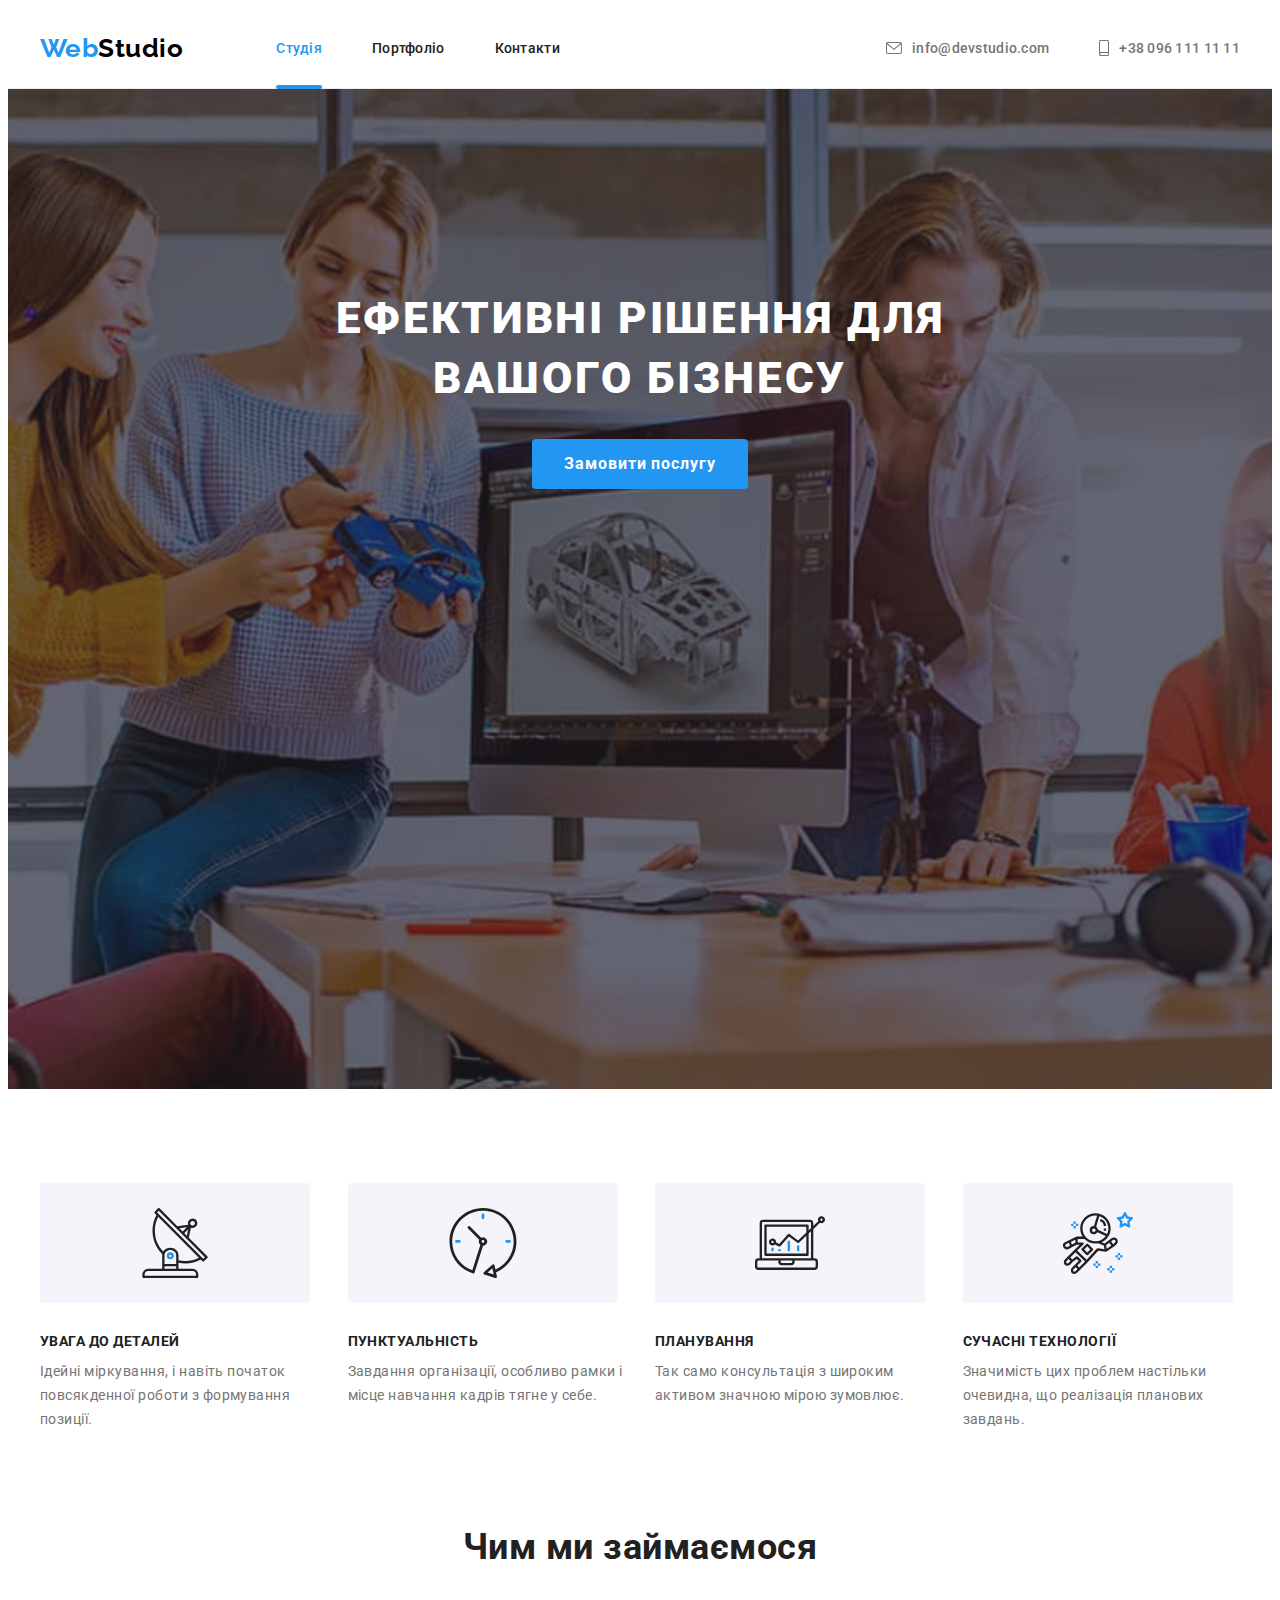
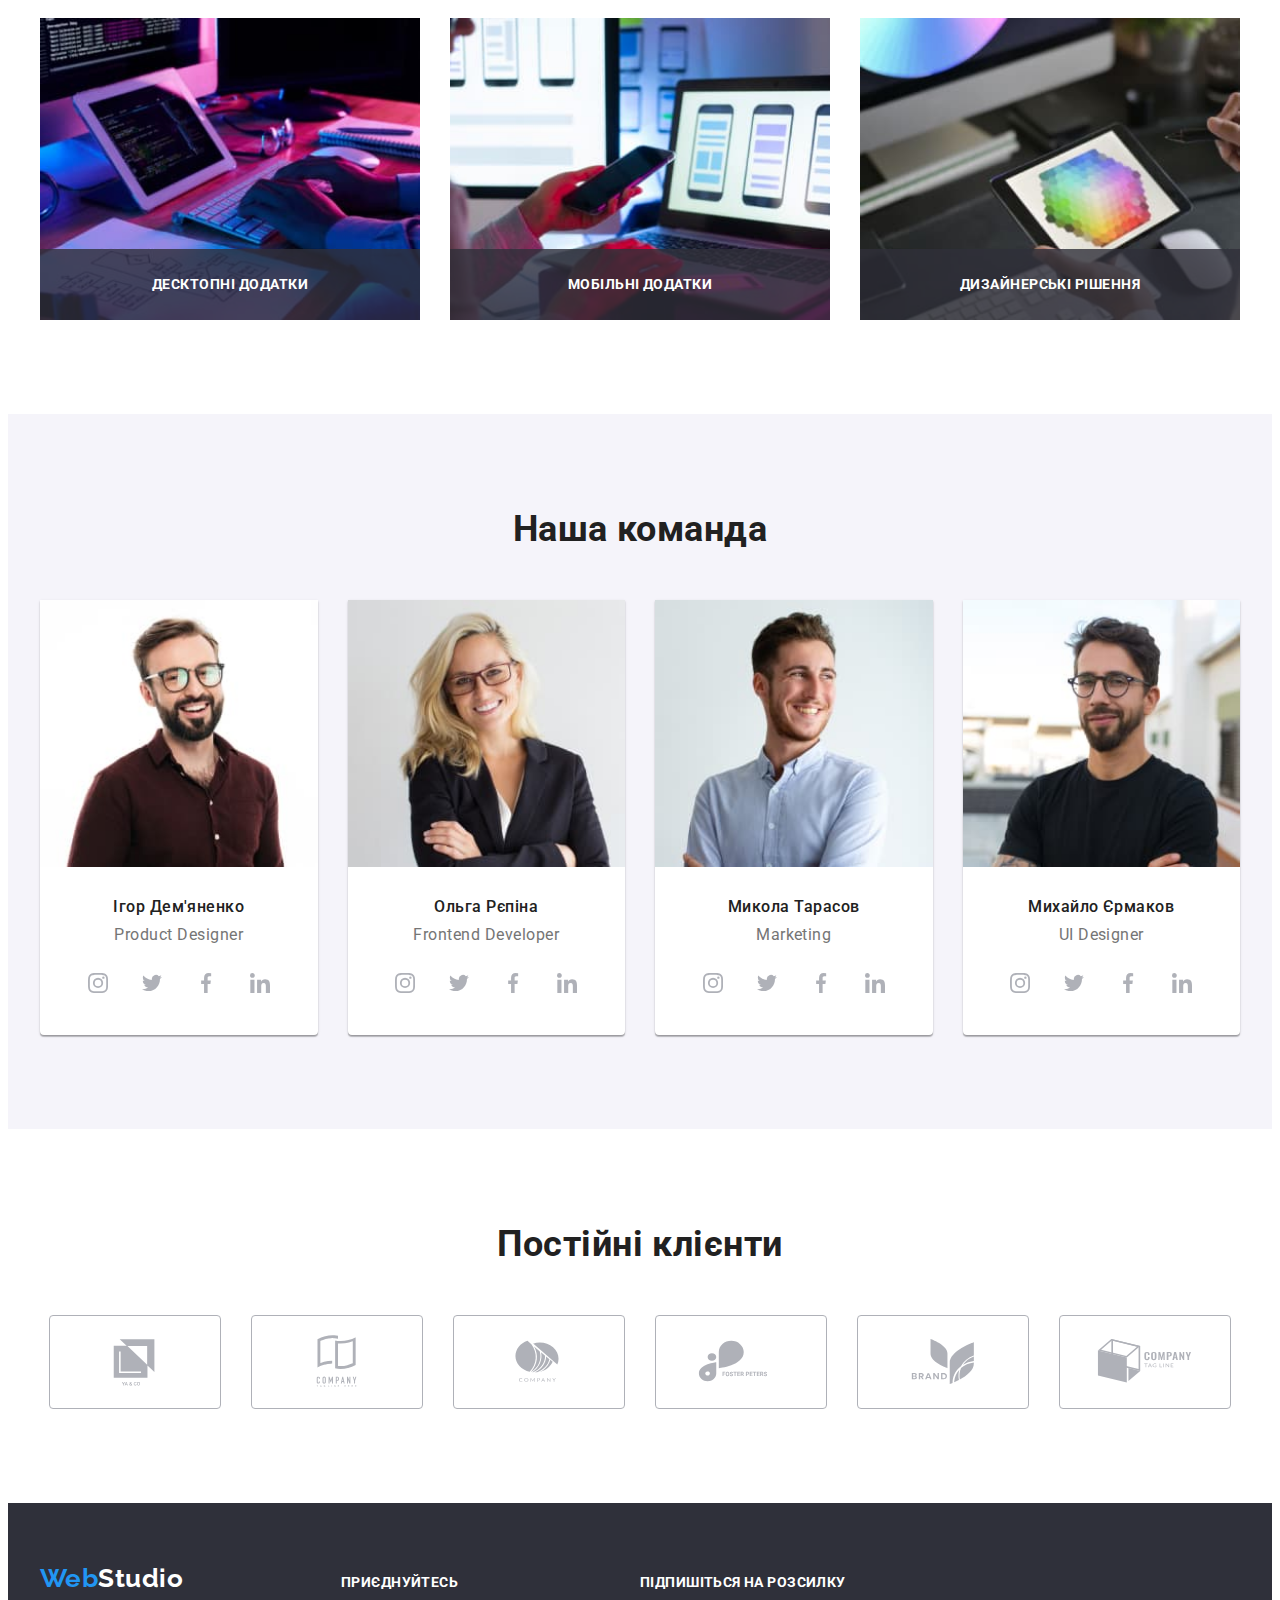
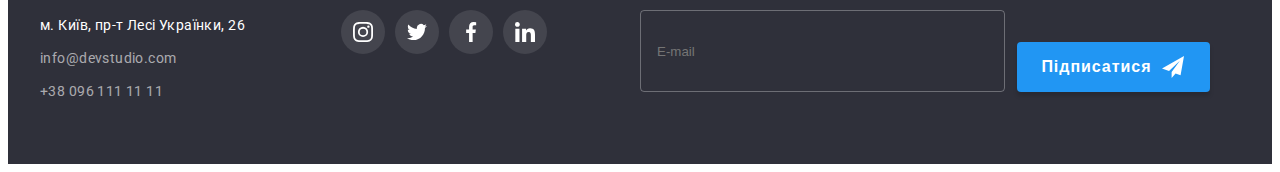
<file: index.html>
<!DOCTYPE html>
<html lang="uk">
  <head>
    <meta charset="UTF-8" />
    <meta http-equiv="X-UA-Compatible" content="IE=edge" />
    <meta name="viewport" content="width=device-width, initial-scale=1.0" />
    <title>Студія</title>
    <link rel="preconnect" href="https://fonts.googleapis.com" />
    <link rel="preconnect" href="https://fonts.gstatic.com" crossorigin />
    <link
      href="https://fonts.googleapis.com/css2?family=Raleway:wght@700&family=Roboto:wght@400;500;700;900&display=swap"
      rel="stylesheet"
    />
    <link
      rel="stylesheet"
      href="https://cdnjs.cloudflare.com/ajax/libs/modern-normalize/1.1.0/modern-normalize.min.css"
      integrity="sha512-wpPYUAdjBVSE4KJnH1VR1HeZfpl1ub8YT/NKx4PuQ5NmX2tKuGu6U/JRp5y+Y8XG2tV+wKQpNHVUX03MfMFn9Q=="
      crossorigin="anonymous"
      referrerpolicy="no-referrer"
    />
    <!-- <link rel="stylesheet" href="./css/styles.css" /> -->
    <link rel="stylesheet" href="./css/main.min.css" />
  </head>
  <body>
    <!--Шапка сайту-->
    <header class="header">
      <div class="container header__container">
        <nav class="header__nav">
          <a class="header__logo logo link" href="./index.html"
            ><span class="web-logo">Web</span
            ><span class="logo-black">Studio</span></a
          >
          <ul class="nav list">
            <li class="nav__item">
              <a class="nav__link link current" href="./index.html">Студія</a>
            </li>
            <li class="nav__item">
              <a class="nav__link link" href="./portfolio.html">Портфоліо</a>
            </li>
            <li class="nav__item">
              <a class="nav__link link" href>Контакти</a>
            </li>
          </ul>
        </nav>

        <ul class="header__contact list">
          <li class="header__item">
            <a class="contact__link link" href="mailto:info@devstudio.com">
              <svg class="contact__icon" width="16" height="12">
                <use href="./images/icons.svg#icon-envelope"></use>
              </svg>
              info@devstudio.com
            </a>
          </li>
          <li class="header__item">
            <a class="contact__link link" href="tel:+380961111111">
              <svg class="contact__icon" width="10" height="16">
                <use href="./images/icons.svg#icon-smartphone"></use>
              </svg>
              +38 096 111 11 11
            </a>
          </li>
        </ul>
      </div>
    </header>

    <!--Герой-->
    <main>
      <section class="hero overlay">
        <div class="container">
          <h1 class="hero__title">Ефективні рішення для вашого бізнесу</h1>
          <button class="hero__button button" data-modal-open type="button">
            Замовити послугу
          </button>
        </div>
        <div class="backdrop is-hidden" data-modal>
          <div class="modal">
            <button class="modal__close" type="button" data-modal-close>
              <svg class="close__icon" width="18" height="18">
                <use href="./images/icons.svg#icon-close"></use>
              </svg>
            </button>
            <!-- Формування форми -->

            <form class="modal__form">
              <b class="modal__title">Залиште свої дані, ми вам передзвонимо</b>
              <div class="form__field">
                <label class="form__label" for="name">Ім'я</label>

                <div class="form__field--icon">
                  <input
                    class="form__input"
                    type="text"
                    name="name"
                    id="name"
                  />
                  <svg class="modal__icon" width="18" height="18">
                    <use href="./images/icons.svg#person-icon"></use>
                  </svg>
                </div>
              </div>

              <div class="form__field">
                <label class="form__label" for="tel">Телефон</label>

                <div class="form__field--icon">
                  <input class="form__input" type="tel" name="tel" id="tel" />
                  <svg class="modal__icon" width="18" height="18">
                    <use href="./images/icons.svg#phone-icon"></use>
                  </svg>
                </div>
              </div>

              <div class="form__field">
                <label class="form__label" for="mail">Пошта</label>

                <div class="form__field--icon">
                  <input
                    class="form__input"
                    type="email"
                    name="mail"
                    id="mail"
                  />
                  <svg class="modal__icon" width="18" height="18">
                    <use href="./images/icons.svg#email-icon"></use>
                  </svg>
                </div>
              </div>

              <div class="form__field">
                <label class="comment__label" for="comment">Коментар</label>
                <textarea
                  class="comment__textarea"
                  name="comment"
                  id="comment"
                  cols="30"
                  rows="10"
                  placeholder="Введіть текст"
                ></textarea>
              </div>

              <div class="form__field form__field--check">
                <label class="subscribe__conditions" for="conditions">
                  <input
                    class="checkbox"
                    type="checkbox"
                    name="conditions"
                    id="conditions"
                    value="conditions"
                  />

                  <svg class="checkbox__icon" width="16" height="15">
                    <use href="./images/icons.svg#icon-check"></use>
                  </svg>

                  Погоджуюся з розсилкою та приймаю
                  <a class="policy__link" href="">Умови договору</a>
                </label>
              </div>

              <div>
                <button class="subscrib__button" type="submit">
                  Відправити
                </button>
              </div>
            </form>
          </div>
        </div>
      </section>

      <!--Особливості-->
      <section class="features section">
        <div class="container">
          <!--Схований заголовок-->
          <h2 hidden>Особливості</h2>
          <ul class="feature__list list">
            <li class="item">
              <div class="icon__thumb">
                <svg class="features__icon" widtn="70" height="70">
                  <use href="./images/icons.svg#icon-antenna"></use>
                </svg>
              </div>
              <h3 class="feature__title">Увага до деталей</h3>
              <p class="feature__text">
                Ідейні міркування, і навіть початок повсякденної роботи з
                формування позиції.
              </p>
            </li>
            <li class="item">
              <div class="icon__thumb">
                <svg class="features__icon" widtn="70" height="70">
                  <use href="./images/icons.svg#icon-clock"></use>
                </svg>
              </div>
              <h3 class="feature__title">Пунктуальність</h3>
              <p class="feature__text">
                Завдання організації, особливо рамки і місце навчання кадрів
                тягне у себе.
              </p>
            </li>
            <li class="item">
              <div class="icon__thumb">
                <svg class="features__icon" width="70" height="70">
                  <use href="./images/icons.svg#icon-diagram"></use>
                </svg>
              </div>
              <h3 class="feature__title">Планування</h3>
              <p class="feature__text">
                Так само консультація з широким активом значною мірою зумовлює.
              </p>
            </li>
            <li class="item">
              <div class="icon__thumb">
                <svg class="features__icon" width="70" height="70">
                  <use href="./images/icons.svg#icon-astronaut"></use>
                </svg>
              </div>
              <h3 class="feature__title">Сучасні технології</h3>
              <p class="feature__text">
                Значимість цих проблем настільки очевидна, що реалізація
                планових завдань.
              </p>
            </li>
          </ul>
        </div>
      </section>

      <!--Чим ми займаємося-->
      <section class="work__section">
        <div class="container">
          <h2 class="section__title">Чим ми займаємося</h2>
          <ul class="work__list list">
            <li class="work__item">
              <div class="addition__thumb">
                <img
                  src="./images/img1.jpg"
                  alt="Чоловік працює на планшеті за допомогою клавіатури"
                  width="370"
                />
                <div class="addition__title">
                  <h3 class="addition__text">Десктопні додатки</h3>
                </div>
              </div>
            </li>
            <li class="work__item">
              <div class="addition__thumb">
                <img
                  src="./images/img2.jpg"
                  alt="Жінка працює з ноутбуком та телефоном"
                  width="370"
                />
                <div class="addition__title">
                  <h3 class="addition__text">Мобільні додатки</h3>
                </div>
              </div>
            </li>
            <li class="work__item">
              <div class="addition__thumb">
                <img
                  src="./images/img3.jpg"
                  alt="Палітра кольорів на планшеті"
                  width="370"
                />
                <div class="addition__title">
                  <h3 class="addition__text">Дизайнерські рішення</h3>
                </div>
              </div>
            </li>
          </ul>
        </div>
      </section>

      <!--Наша команда-->
      <section class="team__section">
        <div class="container">
          <h2 class="section__title">Наша команда</h2>
          <ul class="team__list list">
            <li class="team__item">
              <img
                src="./images/Igor_Demyanenko.jpg"
                alt="Фото Ігора Дем'яненко"
                width="270"
              />
              <h3 class="team__worker">Ігор Дем'яненко</h3>
              <p class="team__profession" lang="en">Product Designer</p>
              <ul class="icon__list">
                <li class="icon__item">
                  <a class="icon__link">
                    <svg class="icon__social" width="20" height="20">
                      <use href="./images/icons.svg#icon-instagram"></use>
                    </svg>
                  </a>
                </li>
                <li class="icon__item">
                  <a class="icon__link">
                    <svg class="icon__social" width="20" height="20">
                      <use href="./images/icons.svg#icon-twitter"></use>
                    </svg>
                  </a>
                </li>
                <li class="icon__item">
                  <a class="icon__link">
                    <svg class="icon__social" width="20" height="20">
                      <use href="./images/icons.svg#icon-facebook"></use>
                    </svg>
                  </a>
                </li>
                <li class="icon__item">
                  <a class="icon__link">
                    <svg class="icon__social" width="20" height="20">
                      <use href="./images/icons.svg#icon-linkedin"></use>
                    </svg>
                  </a>
                </li>
              </ul>
            </li>
            <li class="team__item">
              <img
                src="./images/Olga_Repina.jpg"
                alt="Фото Ольги Рєпіной"
                width="270"
              />
              <h3 class="team__worker">Ольга Рєпіна</h3>
              <p class="team__profession" lang="en">Frontend Developer</p>
              <ul class="icon__list">
                <li class="icon__item">
                  <a class="icon__link">
                    <svg class="icon__social" width="20" height="20">
                      <use href="./images/icons.svg#icon-instagram"></use>
                    </svg>
                  </a>
                </li>
                <li class="icon__item">
                  <a class="icon__link">
                    <svg class="icon__social" width="20" height="20">
                      <use href="./images/icons.svg#icon-twitter"></use>
                    </svg>
                  </a>
                </li>
                <li class="icon__item">
                  <a class="icon__link">
                    <svg class="icon__social" width="20" height="20">
                      <use href="./images/icons.svg#icon-facebook"></use>
                    </svg>
                  </a>
                </li>
                <li class="icon__item">
                  <a class="icon__link">
                    <svg class="icon__social" width="20" height="20">
                      <use href="./images/icons.svg#icon-linkedin"></use>
                    </svg>
                  </a>
                </li>
              </ul>
            </li>
            <li class="team__item">
              <img
                src="./images/Mikola_Tarasov.jpg"
                alt="Фото Миколи Тарасова"
                width="270"
              />
              <h3 class="team__worker">Микола Тарасов</h3>
              <p class="team__profession" lang="en">Marketing</p>
              <ul class="icon__list">
                <li class="icon__item">
                  <a class="icon__link">
                    <svg class="icon__social" width="20" height="20">
                      <use href="./images/icons.svg#icon-instagram"></use>
                    </svg>
                  </a>
                </li>
                <li class="icon__item">
                  <a class="icon__link">
                    <svg class="icon__social" width="20" height="20">
                      <use href="./images/icons.svg#icon-twitter"></use>
                    </svg>
                  </a>
                </li>
                <li class="icon__item">
                  <a class="icon__link">
                    <svg class="icon__social" width="20" height="20">
                      <use href="./images/icons.svg#icon-facebook"></use>
                    </svg>
                  </a>
                </li>
                <li class="icon__item">
                  <a class="icon__link">
                    <svg class="icon__social" width="20" height="20">
                      <use href="./images/icons.svg#icon-linkedin"></use>
                    </svg>
                  </a>
                </li>
              </ul>
            </li>
            <li class="team__item">
              <img
                src="./images/Mikhailo_Yermakov.jpg"
                alt="Фото Михайла Єрмакова"
                width="270"
              />
              <h3 class="team__worker">Михайло Єрмаков</h3>
              <p class="team__profession" lang="en">UI Designer</p>
              <ul class="icon__list">
                <li class="icon__item">
                  <a class="icon__link">
                    <svg class="icon__social" width="20" height="20">
                      <use href="./images/icons.svg#icon-instagram"></use>
                    </svg>
                  </a>
                </li>
                <li class="icon__item">
                  <a class="icon__link">
                    <svg class="icon__social" width="20" height="20">
                      <use href="./images/icons.svg#icon-twitter"></use>
                    </svg>
                  </a>
                </li>
                <li class="icon__item">
                  <a class="icon__link">
                    <svg class="icon__social" width="20" height="20">
                      <use href="./images/icons.svg#icon-facebook"></use>
                    </svg>
                  </a>
                </li>
                <li class="icon__item">
                  <a class="icon__link">
                    <svg class="icon__social" width="20" height="20">
                      <use href="./images/icons.svg#icon-linkedin"></use>
                    </svg>
                  </a>
                </li>
              </ul>
            </li>
          </ul>
        </div>
      </section>

      <section class="clients section">
        <div class="container">
          <h2 class="section__title">Постійні клієнти</h2>
          <ul class="clients__list">
            <li class="clients__list--item">
              <a class="clients__logo--link" href="">
                <svg class="client__logo">
                  <use href="./images/icons.svg#icon-Logo1"></use>
                </svg>
              </a>
            </li>
            <li class="clients__list--item">
              <a class="clients__logo--link" href="">
                <svg class="client__logo">
                  <use href="./images/icons.svg#icon-Logo2"></use>
                </svg>
              </a>
            </li>
            <li class="clients__list--item">
              <a class="clients__logo--link" href="">
                <svg class="client__logo">
                  <use href="./images/icons.svg#icon-Logo3"></use>
                </svg>
              </a>
            </li>
            <li class="clients__list--item">
              <a class="clients__logo--link" href="">
                <svg class="client__logo">
                  <use href="./images/icons.svg#icon-Logo4"></use>
                </svg>
              </a>
            </li>
            <li class="clients__list--item">
              <a class="clients__logo--link" href="">
                <svg class="client__logo">
                  <use href="./images/icons.svg#icon-Logo5"></use>
                </svg>
              </a>
            </li>
            <li class="clients__list--item">
              <a class="clients__logo--link" href="">
                <svg class="client__logo">
                  <use href="./images/icons.svg#icon-Logo6"></use>
                </svg>
              </a>
            </li>
          </ul>
        </div>
      </section>
    </main>

    <!--Футер-->
    <footer class="footer__section">
      <div class="container">
        <div class="contact__footer">
          <a class="logo link" href="./index.html"
            ><span class="web-logo">Web</span
            ><span class="logo-white">Studio</span></a
          >
          <address class="footer__contact">
            <ul class="footer__contact--list list">
              <li class="contact__item">
                <a
                  class="footer__contact--address link"
                  href="https://goo.gl/maps/CPtrU1FHBa2aNyZL9"
                  target="_blank"
                  rel="noopener noreferrer"
                  >м. Київ, пр-т Лесі Українки, 26</a
                >
              </li>
              <li class="contact__item">
                <a
                  class="footer__contact--link link"
                  href="mailto:info@devstudio.com"
                  >info@devstudio.com</a
                >
              </li>
              <li class="contact__item">
                <a class="footer__contact--link link" href="tel:+380961111111"
                  >+38 096 111 11 11</a
                >
              </li>
            </ul>
          </address>
        </div>

        <div class="footer__subscribe">
          <b class="footer__text">Приєднуйтесь</b>
          <ul class="subscribe__list">
            <li class="subscribe__item">
              <a class="subscribe__link">
                <svg class="subscribe__icon" width="20" height="20">
                  <use href="./images/icons.svg#icon-instagram"></use>
                </svg>
              </a>
            </li>
            <li class="subscribe__item">
              <a class="subscribe__link">
                <svg class="subscribe__icon" width="20" height="20">
                  <use href="./images/icons.svg#icon-twitter"></use>
                </svg>
              </a>
            </li>
            <li class="subscribe__item">
              <a class="subscribe__link">
                <svg class="subscribe__icon" width="20" height="20">
                  <use href="./images/icons.svg#icon-facebook"></use>
                </svg>
              </a>
            </li>
            <li class="subscribe__item">
              <a class="subscribe__link">
                <svg class="subscribe__icon" width="20" height="20">
                  <use href="./images/icons.svg#icon-linkedin"></use>
                </svg>
              </a>
            </li>
          </ul>
        </div>
        <div class="footer__submit">
          <b class="footer__submit--text">Підпишіться на розсилку</b>
          <form class="footer__form--submit">
            <input
              class="footer__submit--mail"
              type="email"
              placeholder="E-mail"
              name="mail"
            />
            <button class="footer__form--button">
              <span class="footer__form--text">Підписатися</span>
              <svg class="footer__button--icon" width="24" height="22">
                <use href="./images/icons.svg#icon-telegram"></use>
              </svg>
            </button>
          </form>
        </div>
      </div>
    </footer>

    <script src="./js/modal.js"></script>
    <script>
      (() => {
        document
          .querySelector(".js-speaker-form")
          .addEventListener("submit", (e) => {
            e.preventDefault();

            new FormData(e.currentTarget).forEach((value, name) =>
              console.log(`${name}: ${value}`)
            );

            e.currentTarget.reset();
          });
      })();
    </script>
  </body>
</html>
</file>
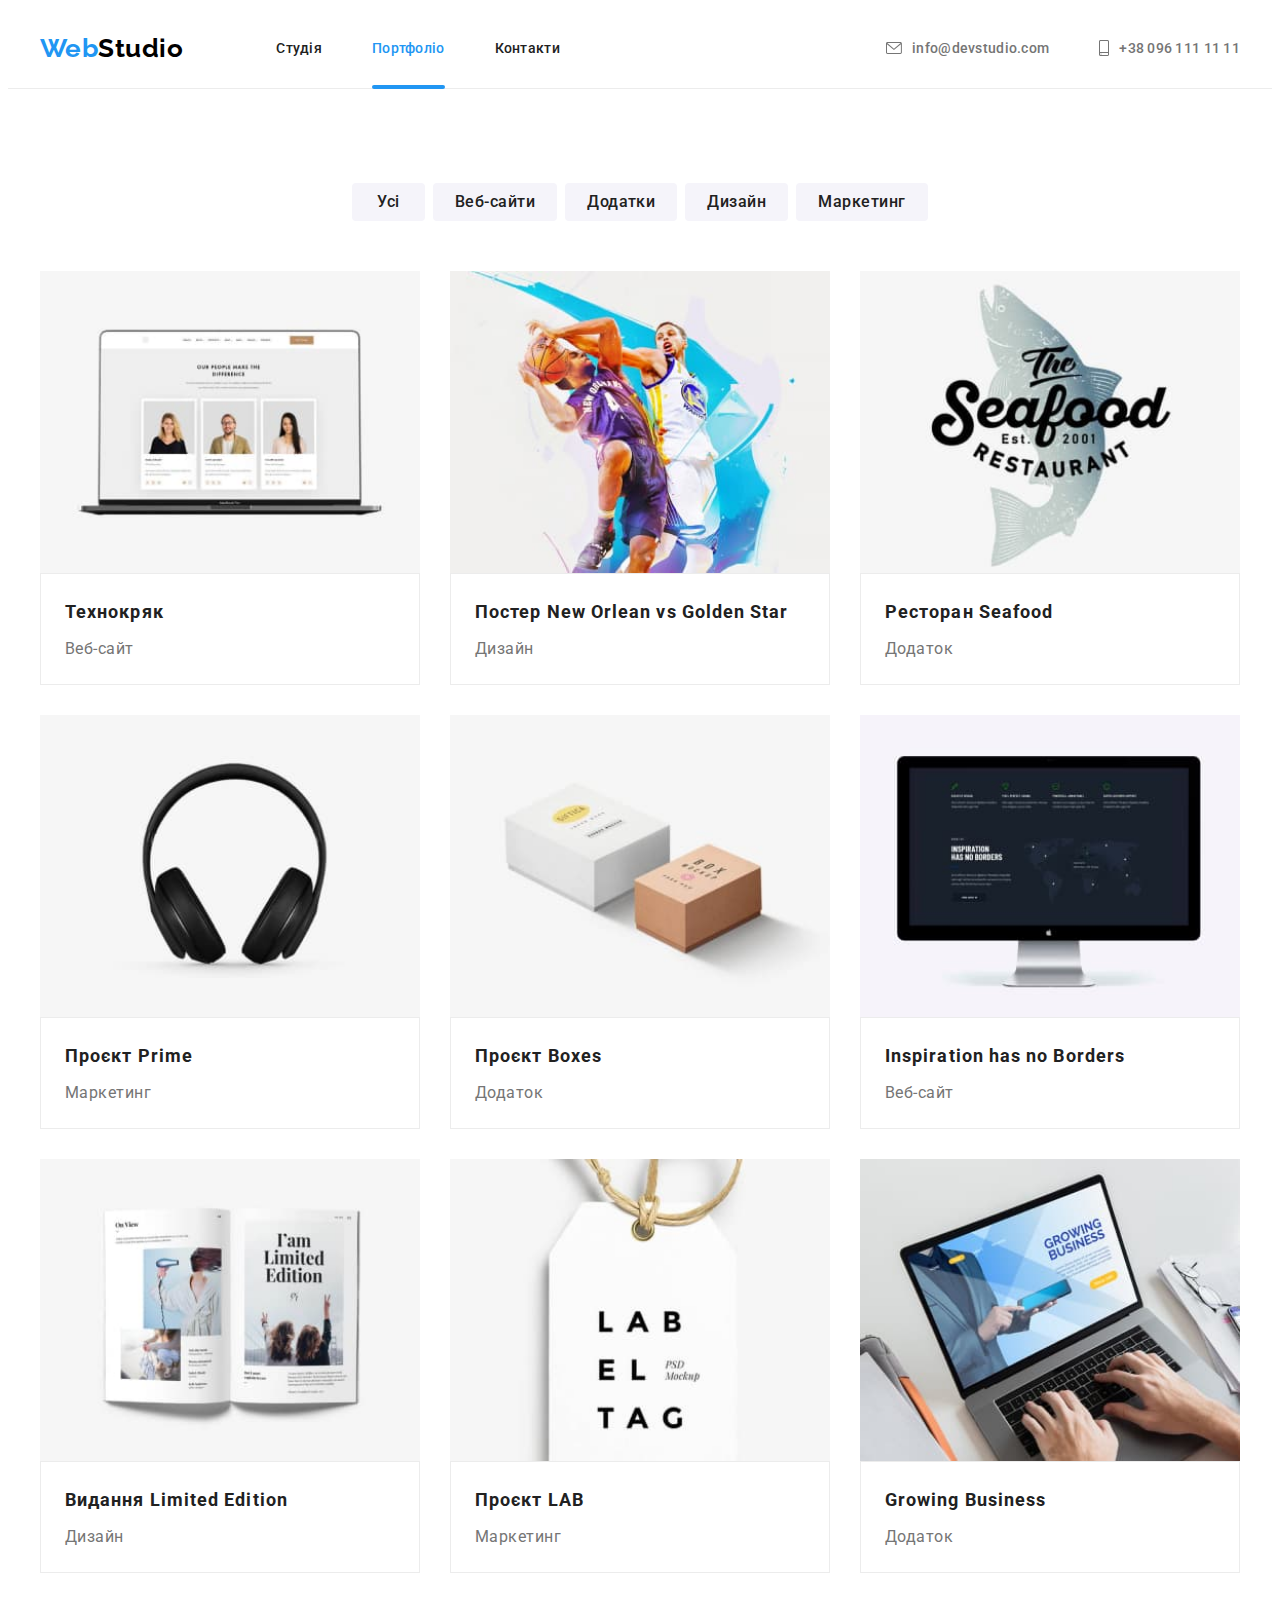
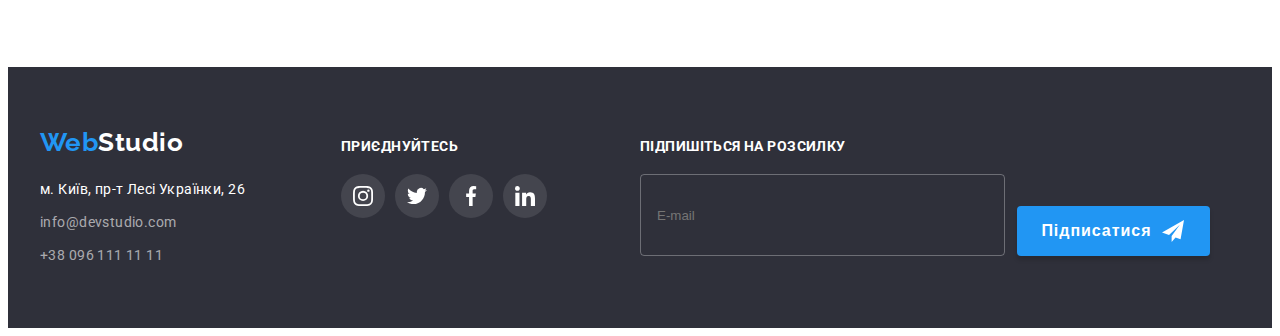
<file: portfolio.html>
<!DOCTYPE html>
<html lang="uk">
  <head>
    <meta charset="UTF-8" />
    <meta http-equiv="X-UA-Compatible" content="IE=edge" />
    <meta name="viewport" content="width=device-width, initial-scale=1.0" />
    <title>Портфоліо</title>
    <link rel="preconnect" href="https://fonts.googleapis.com" />
    <link rel="preconnect" href="https://fonts.gstatic.com" crossorigin />
    <link
      href="https://fonts.googleapis.com/css2?family=Raleway:wght@700&family=Roboto:wght@400;500;700;900&display=swap"
      rel="stylesheet"
    />
    <link
      rel="stylesheet"
      href="https://cdnjs.cloudflare.com/ajax/libs/modern-normalize/1.1.0/modern-normalize.min.css"
      integrity="sha512-wpPYUAdjBVSE4KJnH1VR1HeZfpl1ub8YT/NKx4PuQ5NmX2tKuGu6U/JRp5y+Y8XG2tV+wKQpNHVUX03MfMFn9Q=="
      crossorigin="anonymous"
      referrerpolicy="no-referrer"
    />
    <!-- <link rel="stylesheet" href="./css/styles.css" /> -->
    <link rel="stylesheet" href="./css/main.min.css" />
  </head>
  <body>
    <!--Шапка сайту-->
    <header class="header">
      <div class="container header__container">
        <nav class="header__nav">
          <a class="header__logo logo link" href="./index.html"
            ><span class="web-logo">Web</span
            ><span class="logo-black">Studio</span></a
          >
          <ul class="nav list">
            <li class="nav__item">
              <a class="nav__link link" href="./index.html">Студія</a>
            </li>
            <li class="nav__item">
              <a class="nav__link link current" href="./portfolio.html"
                >Портфоліо</a
              >
            </li>
            <li class="nav__item">
              <a class="nav__link link" href>Контакти</a>
            </li>
          </ul>
        </nav>

        <ul class="header__contact list">
          <li class="header__item">
            <a class="contact__link link" href="mailto:info@devstudio.com">
              <svg class="contact__icon" width="16" height="12">
                <use href="./images/icons.svg#icon-envelope"></use>
              </svg>
              info@devstudio.com
            </a>
          </li>
          <li class="header__item">
            <a class="contact__link link" href="tel:+380961111111">
              <svg class="contact__icon" width="10" height="16">
                <use href="./images/icons.svg#icon-smartphone"></use>
              </svg>
              +38 096 111 11 11
            </a>
          </li>
        </ul>
      </div>
    </header>

    <!--Герой-->
    <main>
      <section class="portfolio section">
        <div class="container">
          <!--Схований заголовок-->
          <h1 class="visually-hidden">Портфоліо</h1>
          <ul class="portfolio-button-list list">
            <li class="portfolio-button-item">
              <button class="portfolio-button button main" type="button">
                Усі
              </button>
            </li>
            <li class="portfolio-button-item">
              <button class="portfolio-button button" type="button">
                Веб-сайти
              </button>
            </li>
            <li class="portfolio-button-item">
              <button class="portfolio-button button" type="button">
                Додатки
              </button>
            </li>
            <li class="portfolio-button-item">
              <button class="portfolio-button button" type="button">
                Дизайн
              </button>
            </li>
            <li class="portfolio-button-item">
              <button class="portfolio-button button" type="button">
                Маркетинг
              </button>
            </li>
          </ul>

          <ul class="portfolio-list list">
            <li class="portfolio-item">
              <a class="portfolio-link" href="#">
                <div class="images-thumb">
                  <img
                    src="./images/portfolio1.jpg"
                    alt="Веб-сайт"
                    width="370"
                  />
                  <p class="images-thumb-text">
                    Ресурс пропонує комплексні пропозиції з різним рівнем
                    функціоналу та сервісів. Все це дозволить відвідувачу
                    отримати вичерпні відомості про компанію чи приватну особу.
                  </p>
                </div>
                <div class="portfolio-border">
                  <h2 class="list-title">Технокряк</h2>
                  <p class="list-text">Веб-сайт</p>
                </div>
              </a>
            </li>
            <li class="portfolio-item">
              <a class="portfolio-link" href="#">
                <div class="images-thumb">
                  <img src="./images/portfolio2.jpg" alt="Дизайн" width="370" />
                  <p class="images-thumb-text">
                    Ресурс пропонує комплексні пропозиції з різним рівнем
                    функціоналу та сервісів. Все це дозволить відвідувачу
                    отримати вичерпні відомості про компанію чи приватну особу.
                  </p>
                </div>
                <div class="portfolio-border">
                  <h2 class="list-title">Постер New Orlean vs Golden Star</h2>
                  <p class="list-text">Дизайн</p>
                </div>
              </a>
            </li>
            <li class="portfolio-item">
              <a class="portfolio-link" href="#">
                <div class="images-thumb">
                  <img
                    src="./images/portfolio3.jpg"
                    alt="Додаток"
                    width="370"
                  />
                  <p class="images-thumb-text">
                    Ресурс пропонує комплексні пропозиції з різним рівнем
                    функціоналу та сервісів. Все це дозволить відвідувачу
                    отримати вичерпні відомості про компанію чи приватну особу.
                  </p>
                </div>
                <div class="portfolio-border">
                  <h2 class="list-title">Ресторан Seafood</h2>
                  <p class="list-text">Додаток</p>
                </div>
              </a>
            </li>
            <li class="portfolio-item">
              <a class="portfolio-link" href="#">
                <div class="images-thumb">
                  <img
                    src="./images/portfolio4.jpg"
                    alt="Маркетинг"
                    width="370"
                  />
                  <p class="images-thumb-text">
                    Ресурс пропонує комплексні пропозиції з різним рівнем
                    функціоналу та сервісів. Все це дозволить відвідувачу
                    отримати вичерпні відомості про компанію чи приватну особу.
                  </p>
                </div>
                <div class="portfolio-border">
                  <h2 class="list-title">Проєкт Prime</h2>
                  <p class="list-text">Маркетинг</p>
                </div>
              </a>
            </li>
            <li class="portfolio-item">
              <a class="portfolio-link" href="#">
                <div class="images-thumb">
                  <img
                    src="./images/portfolio5.jpg"
                    alt="Додаток"
                    width="370"
                  />
                  <p class="images-thumb-text">
                    Ресурс пропонує комплексні пропозиції з різним рівнем
                    функціоналу та сервісів. Все це дозволить відвідувачу
                    отримати вичерпні відомості про компанію чи приватну особу.
                  </p>
                </div>
                <div class="portfolio-border">
                  <h2 class="list-title">Проєкт Boxes</h2>
                  <p class="list-text">Додаток</p>
                </div>
              </a>
            </li>
            <li class="portfolio-item">
              <a class="portfolio-link" href="#">
                <div class="images-thumb">
                  <img
                    src="./images/portfolio6.jpg"
                    alt="Веб-сайт"
                    width="370"
                  />
                  <p class="images-thumb-text">
                    Ресурс пропонує комплексні пропозиції з різним рівнем
                    функціоналу та сервісів. Все це дозволить відвідувачу
                    отримати вичерпні відомості про компанію чи приватну особу.
                  </p>
                </div>
                <div class="portfolio-border">
                  <h2 class="list-title" lang="en">
                    Inspiration has no Borders
                  </h2>
                  <p class="list-text">Веб-сайт</p>
                </div>
              </a>
            </li>
            <li class="portfolio-item">
              <a class="portfolio-link" href="#">
                <div class="images-thumb">
                  <img src="./images/portfolio7.jpg" alt="Дизайн" width="370" />
                  <p class="images-thumb-text">
                    Ресурс пропонує комплексні пропозиції з різним рівнем
                    функціоналу та сервісів. Все це дозволить відвідувачу
                    отримати вичерпні відомості про компанію чи приватну особу.
                  </p>
                </div>
                <div class="portfolio-border">
                  <h2 class="list-title">Видання Limited Edition</h2>
                  <p class="list-text">Дизайн</p>
                </div>
              </a>
            </li>
            <li class="portfolio-item">
              <a class="portfolio-link" href="#">
                <div class="images-thumb">
                  <img
                    src="./images/portfolio8.jpg"
                    alt="Маркетинг"
                    width="370"
                  />
                  <p class="images-thumb-text">
                    Ресурс пропонує комплексні пропозиції з різним рівнем
                    функціоналу та сервісів. Все це дозволить відвідувачу
                    отримати вичерпні відомості про компанію чи приватну особу.
                  </p>
                </div>
                <div class="portfolio-border">
                  <h2 class="list-title">Проєкт LAB</h2>
                  <p class="list-text">Маркетинг</p>
                </div>
              </a>
            </li>
            <li class="portfolio-item">
              <a class="portfolio-link" href="#">
                <div class="images-thumb">
                  <img
                    src="./images/portfolio9.jpg"
                    alt="Додаток"
                    width="370"
                  />
                  <p class="images-thumb-text">
                    Ресурс пропонує комплексні пропозиції з різним рівнем
                    функціоналу та сервісів. Все це дозволить відвідувачу
                    отримати вичерпні відомості про компанію чи приватну особу.
                  </p>
                </div>
                <div class="portfolio-border">
                  <h2 class="list-title" lang="en">Growing Business</h2>
                  <p class="list-text">Додаток</p>
                </div>
              </a>
            </li>
          </ul>
        </div>
      </section>
    </main>

    <!--Футер-->
    <footer class="footer__section">
      <div class="container">
        <div class="contact__footer">
          <a class="logo link" href="./index.html"
            ><span class="web-logo">Web</span
            ><span class="logo-white">Studio</span></a
          >
          <address class="footer__contact">
            <ul class="footer__contact--list list">
              <li class="contact__item">
                <a
                  class="footer__contact--address link"
                  href="https://goo.gl/maps/CPtrU1FHBa2aNyZL9"
                  target="_blank"
                  rel="noopener noreferrer"
                  >м. Київ, пр-т Лесі Українки, 26</a
                >
              </li>
              <li class="contact__item">
                <a
                  class="footer__contact--link link"
                  href="mailto:info@devstudio.com"
                  >info@devstudio.com</a
                >
              </li>
              <li class="contact__item">
                <a class="footer__contact--link link" href="tel:+380961111111"
                  >+38 096 111 11 11</a
                >
              </li>
            </ul>
          </address>
        </div>

        <div class="footer__subscribe">
          <b class="footer__text">Приєднуйтесь</b>
          <ul class="subscribe__list">
            <li class="subscribe__item">
              <a class="subscribe__link">
                <svg class="subscribe__icon" width="20" height="20">
                  <use href="./images/icons.svg#icon-instagram"></use>
                </svg>
              </a>
            </li>
            <li class="subscribe__item">
              <a class="subscribe__link">
                <svg class="subscribe__icon" width="20" height="20">
                  <use href="./images/icons.svg#icon-twitter"></use>
                </svg>
              </a>
            </li>
            <li class="subscribe__item">
              <a class="subscribe__link">
                <svg class="subscribe__icon" width="20" height="20">
                  <use href="./images/icons.svg#icon-facebook"></use>
                </svg>
              </a>
            </li>
            <li class="subscribe__item">
              <a class="subscribe__link">
                <svg class="subscribe__icon" width="20" height="20">
                  <use href="./images/icons.svg#icon-linkedin"></use>
                </svg>
              </a>
            </li>
          </ul>
        </div>
        <div class="footer__submit">
          <b class="footer__submit--text">Підпишіться на розсилку</b>
          <form class="footer__form--submit">
            <input
              class="footer__submit--mail"
              type="email"
              placeholder="E-mail"
              name="mail"
            />
            <button class="footer__form--button">
              <span class="footer__form--text">Підписатися</span>
              <svg class="footer__button--icon" width="24" height="22">
                <use href="./images/icons.svg#icon-telegram"></use>
              </svg>
            </button>
          </form>
        </div>
      </div>
    </footer>
  </body>
</html>
</file>
<file: css/main.min.css>
:root{--card-set-gap: 30px;--primary-text-color: #757575;--title-text-color: #212121;--white-text-color: #FFFFFF;--accent-color: #2196F3;--second-color-logo: #000000;--link-address-bottom-color: rgba(255, 255, 255, 0.6);--hero-background-color: #2F303A;--white-background-color: #FFFFFF;--second-accent-background-color: #F5F4FA;--timing-function: cubic-bezier(0.4, 0, 0.2, 1)}body{font-family:"Roboto",sans-serif;letter-spacing:.03em;background-color:var(--white-background-color);color:var(--title-text-color)}.list{list-style:none;padding-left:0;margin-top:0;margin-bottom:0}.link{text-decoration:none;color:var(--title-text-color)}.button{display:inline-block;border:rgba(0,0,0,0);padding-left:0;padding-right:0;border-radius:4px;font-family:inherit;letter-spacing:.03em;cursor:pointer}.visually-hidden{position:absolute;white-space:nowrap;width:1px;height:1px;border:0;padding:0;overflow:hidden;clip:rect(0 0 0 0);-webkit-clip-path:inset(50%);clip-path:inset(50%);margin:-1px}h1,h2,h3,h4,h5,h6,p{margin:0}ul{list-style:none;margin:0;padding:0}img{display:block;width:100%;height:auto}.container{width:1200px;margin-left:auto;margin-right:auto;padding-left:15px;padding-right:15px}.logo{color:var(--accent-color);font-family:"Raleway",sans-serif;font-weight:700;font-size:26px;line-height:1.19}.web-logo{color:var(--accent-color)}.studio-logo{color:var(--second-color-logo)}.logo-white{color:var(--white-text-color)}.header__container{display:-webkit-box;display:-ms-flexbox;display:flex}.header__nav{display:-webkit-box;display:-ms-flexbox;display:flex;-webkit-box-align:center;-ms-flex-align:center;align-items:center}.logo-black{color:var(--second-color-logo)}.header{width:auto;background-color:var(--white-background-color);border-bottom:1px solid #ececec}.nav{display:-webkit-box;display:-ms-flexbox;display:flex;font-weight:500;margin-top:0;margin-bottom:0;margin-left:93px}.nav .nav__item+.nav__item{margin-left:50px}.nav .nav__link{display:block;position:relative;padding-top:32px;padding-bottom:32px;color:var(--title-text-color);letter-spacing:.02em;font-size:14px;line-height:1.17;-webkit-transition:color 250ms var(--timing-function);transition:color 250ms var(--timing-function)}.nav .nav__link:hover,.nav .nav__link:focus{color:var(--accent-color)}.nav .nav__link.current{position:relative;color:var(--accent-color)}.nav__link.current::after{content:"";position:absolute;display:block;width:100%;height:4px;left:0;bottom:-1px;border-radius:2px;background-color:var(--accent-color)}.header .contact__link{color:var(--primary-text-color);fill:var(--primary-text-color);letter-spacing:.02em;font-weight:500;font-size:14px}.contact__link{display:-webkit-box;display:-ms-flexbox;display:flex;-webkit-box-align:center;-ms-flex-align:center;align-items:center}.header__contact{display:-webkit-box;display:-ms-flexbox;display:flex;-webkit-box-align:center;-ms-flex-align:center;align-items:center;margin-left:auto}.header__contact .header__item{display:-webkit-box;display:-ms-flexbox;display:flex;-webkit-box-align:center;-ms-flex-align:center;align-items:center}.header__contact .header__item+.header__item{margin-left:50px}.contact__icon{margin-right:10px;fill:currentColor}.contact__link{-webkit-transition:color 250ms var(--timing-function);transition:color 250ms var(--timing-function)}.contact__link:hover,.contact__link:focus{color:var(--accent-color)}.hero{width:auto;height:600px;padding-top:200px;padding-bottom:200px;background-color:var(--hero-background-color);text-align:center}.overlay{max-width:1600px;height:600px;margin-left:auto;margin-right:auto;background-color:var(--hero-background-color);background-image:-webkit-gradient(linear, left top, left bottom, from(rgba(47, 48, 58, 0.4)), to(rgba(47, 48, 58, 0.4))),url(../images/hero.jpg);background-image:linear-gradient(rgba(47, 48, 58, 0.4), rgba(47, 48, 58, 0.4)),url(../images/hero.jpg);background-repeat:no-repeat;background-position:center;background-size:cover}.hero__title{max-width:696px;margin:auto;margin-bottom:30px;font-weight:900;font-size:44px;line-height:1.36;text-align:center;letter-spacing:.06em;text-transform:uppercase;color:var(--white-text-color)}.button{-webkit-box-pack:center;-ms-flex-pack:center;justify-content:center;-webkit-transition-property:background-color 250ms cubic-bezier(0.4, 0, 0.2, 1),color 250ms cubic-bezier(0.4, 0, 0.2, 1);transition-property:background-color 250ms cubic-bezier(0.4, 0, 0.2, 1),color 250ms cubic-bezier(0.4, 0, 0.2, 1)}.hero__button{width:216px;padding-top:10px;padding-bottom:10px;color:var(--white-text-color);background-color:var(--accent-color);letter-spacing:.06em;font-size:16px;line-height:1.875;font-weight:700}.backdrop{position:fixed;top:0;left:0;width:100%;height:100%;background-color:rgba(0,0,0,.2);z-index:2;opacity:1;-webkit-transition:opacity 250ms var(--timing-function);transition:opacity 250ms var(--timing-function)}.backdrop.is-hidden{opacity:0;visibility:initial;pointer-events:none}.backdrop.is-hidden.modal{-webkit-transform:scale(0.9) translate(-50%, -50%);transform:scale(0.9) translate(-50%, -50%)}.modal{position:absolute;top:50%;left:50%;min-width:528px;min-height:582px;-webkit-transform:scale(1) translate(-50%, -50%);transform:scale(1) translate(-50%, -50%);-webkit-transition:-webkit-transform 250ms var(--timing-function);transition:-webkit-transform 250ms var(--timing-function);transition:transform 250ms var(--timing-function);transition:transform 250ms var(--timing-function), -webkit-transform 250ms var(--timing-function);border-radius:4px;background-color:var(--white-background-color);-webkit-box-shadow:0px 2px 1px rgba(0,0,0,.2) 0px 1px 1px rgba(0,0,0,.14) 0px 1px 3px rgba(0,0,0,.12);box-shadow:0px 2px 1px rgba(0,0,0,.2) 0px 1px 1px rgba(0,0,0,.14) 0px 1px 3px rgba(0,0,0,.12)}.modal__form{width:448px;height:100%;display:-webkit-box;display:-ms-flexbox;display:flex;-webkit-box-orient:vertical;-webkit-box-direction:normal;-ms-flex-direction:column;flex-direction:column;margin:40px}.modal__title{margin-bottom:12px;font-size:20px;line-height:1.172;letter-spacing:.03em;color:var(--title-text-color)}.form__field{position:relative;display:-webkit-box;display:-ms-flexbox;display:flex;-webkit-box-orient:vertical;-webkit-box-direction:normal;-ms-flex-direction:column;flex-direction:column}.form__field--check{margin-bottom:20px}.form__label{margin-bottom:4px;text-align:left;font-weight:400;font-size:12px;line-height:1.166;letter-spacing:.01em;color:var(--primary-text-color)}.form__field--icon{display:-webkit-box;display:-ms-flexbox;display:flex;position:relative}.form__field--icon:focus-within>.modal__icon{fill:var(--accent-color)}:focus-within~.form__input{border:1px solid var(--accent-color)}.form__input{width:448px;height:40px;margin-bottom:10px;padding-left:42px;border:1px solid rgba(33,33,33,.2);border-radius:4px}.form__input:hover,.form__input:focus{outline:rgba(0,0,0,0);border:1px solid var(--accent-color)}.modal__icon{position:absolute;left:12px;top:11px;width:18px;height:18px;fill:#212121;-webkit-transition:fill 250ms var(--timing-function);transition:fill 250ms var(--timing-function)}.comment__label{margin-bottom:4px;text-align:left;font-weight:400;font-size:12px;line-height:1.166em;letter-spacing:.01em}.comment__textarea{width:448px;height:120px;padding:12px 16px;margin-bottom:10px;resize:none;-webkit-box-sizing:border-box;box-sizing:border-box;left:576px;top:519px;border:1px solid rgba(33,33,33,.2);border-radius:4px}.comment__textarea:hover,.comment__textarea:focus{outline:rgba(0,0,0,0);border:1px solid var(--accent-color)}.comment__textarea::-webkit-input-placeholder{font-weight:400;font-size:12px;line-height:1.166;letter-spacing:.01em}.comment__textarea::-moz-placeholder{font-weight:400;font-size:12px;line-height:1.166;letter-spacing:.01em}.comment__textarea:-ms-input-placeholder{font-weight:400;font-size:12px;line-height:1.166;letter-spacing:.01em}.comment__textarea::-ms-input-placeholder{font-weight:400;font-size:12px;line-height:1.166;letter-spacing:.01em}.comment__textarea::placeholder{font-weight:400;font-size:12px;line-height:1.166;letter-spacing:.01em}.subscribe__conditions{display:-webkit-box;display:-ms-flexbox;display:flex;-webkit-box-align:center;-ms-flex-align:center;align-items:center;margin-bottom:20px;-webkit-box-pack:center;-ms-flex-pack:center;justify-content:center;margin-top:20px;font-size:14px;line-height:1.714;letter-spacing:.03em;color:var(--primary-text-color)}.checkbox__icon{fill:#fff;border:2px solid var(--title-text-color);border-radius:2px;margin-right:7px;-webkit-transition:background-color 250ms var(--timing-function);transition:background-color 250ms var(--timing-function)}.checkbox:checked+.checkbox__icon{border-color:rgba(0,0,0,0);background-color:var(--accent-color)}.checkbox:focus+.checkbox__icon{border-color:var(--accent-color)}.checkbox{position:absolute;width:0px;height:0px;overflow:hidden}.policy__link{display:inline-block;margin-left:4px;color:var(--accent-color)}.subscrib__button{display:inline-block;width:200px;height:50px;font-weight:700;font-size:16px;line-height:1.88;letter-spacing:.06em;border:rgba(0,0,0,0);border-radius:4px;-webkit-box-shadow:0px 4px 4px rgba(0,0,0,.15);box-shadow:0px 4px 4px rgba(0,0,0,.15);background-color:var(--accent-color);color:var(--white-text-color);-webkit-transition:background-color 250ms var(--timing-function);transition:background-color 250ms var(--timing-function);cursor:pointer}.subscrib__button:hover,.subscrib__button:focus{background-color:#188ce8}.modal__close{display:-webkit-box;display:-ms-flexbox;display:flex;-webkit-box-align:center;-ms-flex-align:center;align-items:center;-webkit-box-pack:center;-ms-flex-pack:center;justify-content:center;position:absolute;right:8px;top:8px;padding:0;width:30px;height:30px;border:1px solid rgba(0,0,0,.1);border-radius:50%;display:flex;cursor:pointer;color:#000;fill:currentColor;background-color:rgba(0,0,0,0)}.close__icon{width:18px;height:18px;fill:currentColor}.close__icon:hover,.close__icon:focus{color:var(--accent-color)}.section{padding-top:94px;padding-bottom:94px}.section__title{margin-bottom:50px;color:var(--title-text-color);font-weight:700;font-size:36px;line-height:1.17;text-align:center}.features{width:auto;padding-bottom:0}.feature__list{color:var(--primary-text-color);display:-webkit-box;display:-ms-flexbox;display:flex;-ms-flex-wrap:wrap;flex-wrap:wrap;-webkit-box-align:start;-ms-flex-align:start;align-items:flex-start;-webkit-box-pack:center;-ms-flex-pack:center;justify-content:center;width:1200px;gap:30px;margin:0;padding:0}.feature__list>.item{-ms-flex-preferred-size:calc((100% - 90px)/4);flex-basis:calc((100% - 90px)/4)}.icon__thumb{background-color:var(--second-accent-background-color);display:-webkit-box;display:-ms-flexbox;display:flex;-webkit-box-pack:center;-ms-flex-pack:center;justify-content:center;-webkit-box-align:center;-ms-flex-align:center;align-items:center;margin-bottom:30px;border-radius:4px;width:270px;height:120px}.features__icon{width:70px;height:70px}.feature__title{margin-bottom:10px;color:var(--title-text-color);font-weight:700;font-size:14px;line-height:1.17;text-transform:uppercase}.feature__text{margin-bottom:0;font-size:14px;line-height:1.71}.work__section{width:auto;background-color:var(--white-background-color);padding-top:94px;padding-bottom:94px}.work__list{display:-webkit-box;display:-ms-flexbox;display:flex;-webkit-box-pack:center;-ms-flex-pack:center;justify-content:center;-ms-flex-wrap:wrap;flex-wrap:wrap;width:1200px;margin:0;padding:0;gap:30px}.work__list .work__item{-ms-flex-preferred-size:calc((100% - 60px)/3);flex-basis:calc((100% - 60px)/3)}.addition__thumb{position:relative;bottom:auto}.addition__title{display:-webkit-box;display:-ms-flexbox;display:flex;-webkit-box-align:center;-ms-flex-align:center;align-items:center;-webkit-box-pack:center;-ms-flex-pack:center;justify-content:center;position:absolute;width:100%;bottom:0;right:0;padding-top:27px;padding-bottom:27px;background:rgba(47,48,58,.8)}.addition__text{font-size:14px;line-height:1.172;text-align:center;text-transform:uppercase;color:var(--white-text-color)}.team__section{width:auto;padding-top:94px;padding-bottom:94px;background-color:var(--second-accent-background-color)}.team__list{display:-webkit-box;display:-ms-flexbox;display:flex;-webkit-box-pack:center;-ms-flex-pack:center;justify-content:center;-ms-flex-wrap:wrap;flex-wrap:wrap;width:1200px;margin:0;padding:0;gap:30px}.team__list img{margin-bottom:30px}.team__item{background-color:var(--white-text-color);-ms-flex-preferred-size:calc((100% - 90px)/4);flex-basis:calc((100% - 90px)/4);padding-top:0;padding-bottom:30px;-webkit-box-shadow:0px 1px 3px rgba(0,0,0,.12),0px 1px 1px rgba(0,0,0,.14),0px 2px 1px rgba(0,0,0,.2);box-shadow:0px 1px 3px rgba(0,0,0,.12),0px 1px 1px rgba(0,0,0,.14),0px 2px 1px rgba(0,0,0,.2);border:rgba(0,0,0,0);border-radius:0px 0px 4px 4px}.team__worker{color:var(--title-text-color);margin-bottom:10px;font-weight:500;font-size:16px;text-align:center}.team__profession{color:var(--primary-text-color);margin-bottom:0;font-size:16px;line-height:1.18;text-align:center}.icon__list{display:-webkit-box;display:-ms-flexbox;display:flex;-webkit-box-pack:center;-ms-flex-pack:center;justify-content:center;gap:10px}.icon__item{margin-top:16px}.icon__link{display:-webkit-box;display:-ms-flexbox;display:flex;-webkit-box-pack:center;-ms-flex-pack:center;justify-content:center;-webkit-box-align:center;-ms-flex-align:center;align-items:center;width:44px;height:44px;border-radius:50%;color:#afb1b8;-webkit-transition:color 250ms var(--timing-function),background-color 250ms var(--timing-function);transition:color 250ms var(--timing-function),background-color 250ms var(--timing-function)}.icon__link:hover,.icon__link:focus{background-color:var(--accent-color);color:var(--white-text-color)}.icon__social{width:20px;height:20px;fill:currentColor}.clients{width:auto}.clients__list{display:-webkit-box;display:-ms-flexbox;display:flex;-webkit-box-pack:center;-ms-flex-pack:center;justify-content:center;-webkit-box-align:center;-ms-flex-align:center;align-items:center;gap:30px}.clients__logo--link{display:-webkit-box;display:-ms-flexbox;display:flex;-webkit-box-pack:center;-ms-flex-pack:center;justify-content:center;-webkit-box-align:center;-ms-flex-align:center;align-items:center;width:170px;height:92px;color:#afb1b8;border:1px solid #afb1b8;border-radius:4px;-webkit-transition:color 250ms var(--timing-function),border 250ms var(--timing-function);transition:color 250ms var(--timing-function),border 250ms var(--timing-function)}.clients__logo--link:hover,.clients__logo--link:focus{color:var(--accent-color);border:1px solid var(--accent-color)}.client__logo{fill:currentColor;width:106px;height:60px}.footer__section{display:-webkit-box;display:-ms-flexbox;display:flex;background-color:var(--hero-background-color);width:auto;padding-top:60px;padding-bottom:60px}.footer__section .container{display:-webkit-box;display:-ms-flexbox;display:flex;-webkit-box-align:baseline;-ms-flex-align:baseline;align-items:baseline}.contact__footer{width:231px;margin-right:70px}.footer__contact{font-style:normal;font-size:14px;line-height:1.71;margin-top:20px}.footer__contact .contact__item+.contact__item{margin-top:9px}.contact__item .footer__contact--link:hover,.contact__item .footer__contact--link:focus{color:var(--accent-color);-webkit-transition:color 250ms var(--timing-function),background-color 250ms var(--timing-function);transition:color 250ms var(--timing-function),background-color 250ms var(--timing-function)}.footer__contact--address{color:var(--white-text-color);letter-spacing:.03em}.contact__item .footer__contact--link{color:var(--link-address-bottom-color);letter-spacing:.03em}.footer__subscribe{display:inline-block;-webkit-box-align:start;-ms-flex-align:start;align-items:flex-start}.footer__subscribe .subscribe__link{background-color:rgba(255,255,255,.1)}.footer__text{display:block;color:var(--white-text-color);font-family:"Roboto";font-weight:700;font-size:14px;line-height:1.172;letter-spacing:.03em;text-transform:uppercase;margin-bottom:20px}.subscribe__list{display:-webkit-box;display:-ms-flexbox;display:flex;-webkit-box-align:start;-ms-flex-align:start;align-items:flex-start;-webkit-box-pack:center;-ms-flex-pack:center;justify-content:center;-webkit-box-align:center;-ms-flex-align:center;align-items:center;gap:10px}.subscribe__item{display:block}.subscribe__link{display:-webkit-box;display:-ms-flexbox;display:flex;-webkit-box-pack:center;-ms-flex-pack:center;justify-content:center;-webkit-box-align:center;-ms-flex-align:center;align-items:center;width:44px;height:44px;border-radius:50%;color:var(--white-text-color);background-color:inherit;-webkit-transition:color 250ms var(--timing-function),background-color 250ms var(--timing-function);transition:color 250ms var(--timing-function),background-color 250ms var(--timing-function)}.subscribe__link:hover,.subscribe__link:focus{background-color:var(--accent-color);color:var(--white-text-color)}.subscribe__icon{width:20px;height:20px;fill:currentColor}.footer__submit{-webkit-box-align:end;-ms-flex-align:end;align-items:flex-end;width:570px;height:86px;margin-left:93px}.footer__submit--text{display:inline-block;text-transform:uppercase;color:var(--white);margin-bottom:20px;width:207px;font-size:14px;line-height:1.172;letter-spacing:.03em;text-transform:uppercase;color:var(--white-text-color)}.footer__form--submit{display:-webkit-box;display:-ms-flexbox;display:flex;-webkit-box-align:end;-ms-flex-align:end;align-items:flex-end;width:570px;gap:12px}.footer__submit--mail{width:358px;height:50px;padding-top:15px;padding-bottom:15px;padding-left:16px;background-color:rgba(33,150,243,0);color:#fff;border:1px solid rgba(255,255,255,.3019607843);border-radius:4px}.footer__form--button{display:-webkit-box;display:-ms-flexbox;display:flex;-webkit-box-pack:center;-ms-flex-pack:center;justify-content:center;-webkit-box-align:center;-ms-flex-align:center;align-items:center;width:200px;height:50px;font-weight:700;font-size:16px;line-height:1.88;letter-spacing:.06em;border:rgba(0,0,0,0);border-radius:4px;-webkit-box-shadow:0px 4px 4px rgba(0,0,0,.15);box-shadow:0px 4px 4px rgba(0,0,0,.15);background-color:var(--accent-color);color:var(--white-text-color);-webkit-transition:background-color 250ms var(--timing-function);transition:background-color 250ms var(--timing-function);cursor:pointer}.footer__button--icon{position:relative;margin-left:10px}.portfolio-section{padding-top:94px;padding-bottom:94px}.portfolio-button-list{display:-webkit-box;display:-ms-flexbox;display:flex;-webkit-box-align:center;-ms-flex-align:center;align-items:center;-webkit-box-pack:center;-ms-flex-pack:center;justify-content:center;margin-bottom:50px}.portfolio-button-list .main{padding-left:25px;padding-right:25px}.portfolio-button-list .portfolio-button-item+.portfolio-button-item{margin-left:8px}.portfolio-button{display:block;padding-top:6px;padding-bottom:6px;padding-left:22px;padding-right:22px;font-weight:500;font-size:16px;line-height:1.62;color:var(--title-text-color);background-color:var(--second-accent-background-color);-webkit-transition:background-color 250ms var(--timing-function),color 250ms var(--timing-function),-webkit-box-shadow 250ms var(--timing-function);transition:background-color 250ms var(--timing-function),color 250ms var(--timing-function),-webkit-box-shadow 250ms var(--timing-function);transition:background-color 250ms var(--timing-function),color 250ms var(--timing-function),box-shadow 250ms var(--timing-function);transition:background-color 250ms var(--timing-function),color 250ms var(--timing-function),box-shadow 250ms var(--timing-function),-webkit-box-shadow 250ms var(--timing-function)}.portfolio-button:hover,.portfolio-button:focus{background-color:var(--accent-color);color:var(--white-text-color);-webkit-box-shadow:0px 3px 1px rgba(0,0,0,.1),0px 1px 2px rgba(0,0,0,.08),0px 2px 2px rgba(0,0,0,.12);box-shadow:0px 3px 1px rgba(0,0,0,.1),0px 1px 2px rgba(0,0,0,.08),0px 2px 2px rgba(0,0,0,.12);border-radius:4px}.list-title{font-weight:700;font-size:18px;line-height:2;letter-spacing:.06em;color:var(--title-text-color)}.list-text{font-size:16px;line-height:1.87;color:var(--primary-text-color)}.portfolio-list{display:-webkit-box;display:-ms-flexbox;display:flex;-ms-flex-wrap:wrap;flex-wrap:wrap;width:1200px;gap:30px}.portfolio-list>.portfolio-item{-ms-flex-preferred-size:calc((100% - 60px)/3);flex-basis:calc((100% - 60px)/3)}.portfolio-link{text-decoration:none;display:block;-webkit-transition:-webkit-box-shadow 250ms var(--timing-function);transition:-webkit-box-shadow 250ms var(--timing-function);transition:box-shadow 250ms var(--timing-function);transition:box-shadow 250ms var(--timing-function), -webkit-box-shadow 250ms var(--timing-function)}.portfolio-link:hover,.portfolio-link:focus{-webkit-box-shadow:0px 1px 1px rgba(0,0,0,.12),0px 4px 4px rgba(0,0,0,.06),1px 4px 6px rgba(0,0,0,.16);box-shadow:0px 1px 1px rgba(0,0,0,.12),0px 4px 4px rgba(0,0,0,.06),1px 4px 6px rgba(0,0,0,.16)}.portfolio-item{position:relative}.images-thumb{position:relative;overflow:hidden}.images-thumb-text{position:absolute;top:0;font-size:18px;line-height:1.55;padding:63px 24px;height:100%;background-color:rgba(33,150,243,.9);color:var(--white-text-color);-webkit-transform:translateY(100%);transform:translateY(100%);-webkit-transition:-webkit-transform 250ms linear;transition:-webkit-transform 250ms linear;transition:transform 250ms linear;transition:transform 250ms linear, -webkit-transform 250ms linear}.portfolio-item:hover .images-thumb-text{-webkit-transform:translateY(0);transform:translateY(0)}.portfolio-border{padding:20px 24px;border:1px solid #ececec}.portfolio-border>.list-title{color:var(--title-text-color);margin-bottom:4px;font-style:18px;line-height:2;letter-spacing:.06em}.portfolio-border>.list-text{color:var(--primary-text-color);font-style:16px;line-height:1.87;letter-spacing:.03em}/*# sourceMappingURL=main.min.css.map */
</file>
